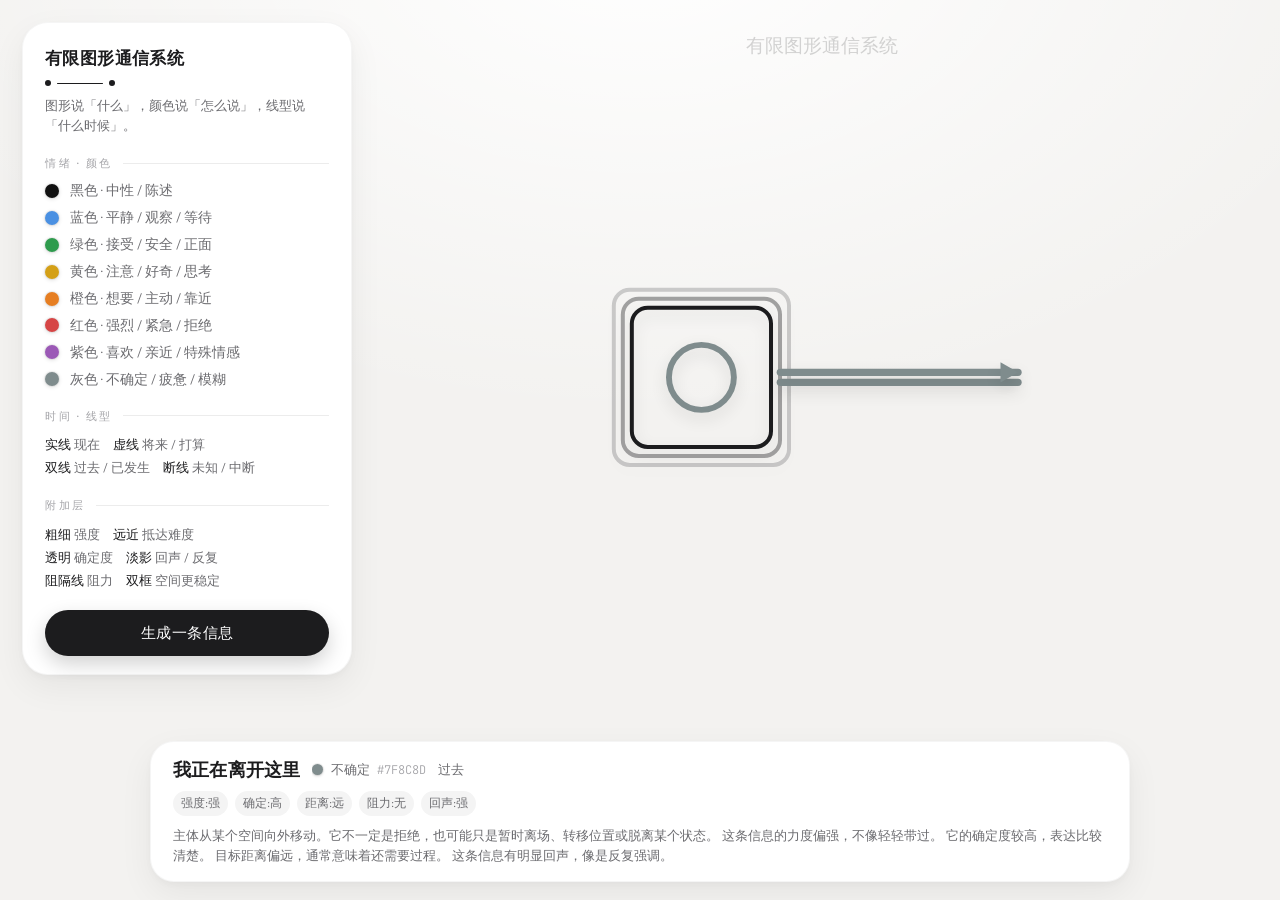
<file: painter.html>
<!DOCTYPE html>
<html lang="zh-CN">
<head>
  <meta charset="UTF-8" />
  <meta name="viewport" content="width=device-width, initial-scale=1.0, viewport-fit=cover" />
  <title>有限图形通信系统 · 增强压缩版</title>

  <link rel="preconnect" href="https://fonts.googleapis.com">
  <link rel="preconnect" href="https://fonts.gstatic.com" crossorigin>
  <link href="https://fonts.googleapis.com/css2?family=Outfit:wght@300;400;500;600&family=JetBrains+Mono:wght@400&display=swap" rel="stylesheet">

  <style>
    :root {
      --bg: #f3f2f0;
      --card: #ffffff;
      --ink: #1c1c1e;
      --ink-soft: #6c6c70;
      --ink-faint: #a6a6aa;
      --line: #ececec;
      --shadow: 0 12px 34px rgba(0, 0, 0, 0.06), 0 3px 10px rgba(0, 0, 0, 0.035);
      --font-ui: "Outfit", "PingFang SC", "Hiragino Sans GB", "Microsoft YaHei", sans-serif;
      --font-mono: "JetBrains Mono", ui-monospace, monospace;
      --safe-b: env(safe-area-inset-bottom, 0px);
    }

    * {
      box-sizing: border-box;
    }

    html,
    body {
      height: 100%;
    }

    body {
      margin: 0;
      overflow: hidden;
      color: var(--ink);
      font-family: var(--font-ui);
      -webkit-font-smoothing: antialiased;
      background:
        radial-gradient(1100px 700px at 50% -8%, #ffffff, transparent 70%),
        var(--bg);
    }

    canvas {
      display: block;
      position: relative;
      z-index: 1;
      animation: rise 0.55s cubic-bezier(.2, .7, .2, 1) both;
    }

    @keyframes rise {
      from {
        opacity: 0;
        transform: scale(0.99);
      }

      to {
        opacity: 1;
        transform: scale(1);
      }
    }

    @keyframes floatIn {
      from {
        opacity: 0;
        transform: translateY(-10px);
      }

      to {
        opacity: 1;
        transform: translateY(0);
      }
    }

    @keyframes floatUp {
      from {
        opacity: 0;
        transform: translateX(-50%) translateY(14px);
      }

      to {
        opacity: 1;
        transform: translateX(-50%) translateY(0);
      }
    }

    @keyframes fade {
      from {
        opacity: 0;
      }

      to {
        opacity: 1;
      }
    }

    .panel,
    .readout {
      position: fixed;
      z-index: 3;
      background: var(--card);
      border: 1px solid rgba(0, 0, 0, 0.04);
      box-shadow: var(--shadow);
    }

    .panel {
      left: 22px;
      top: 22px;
      width: 330px;
      border-radius: 26px;
      padding: 22px 22px 18px;
      font-size: 13.5px;
      line-height: 1.55;
      animation: floatIn 0.6s cubic-bezier(.2, .7, .2, 1) both;
    }

    .phead {
      display: flex;
      align-items: flex-start;
      justify-content: space-between;
      gap: 10px;
    }

    .panel h3 {
      margin: 0;
      font-size: 17px;
      font-weight: 600;
      letter-spacing: 0.4px;
    }

    .title-accent {
      margin-top: 9px;
      display: flex;
      align-items: center;
      gap: 6px;
    }

    .title-accent .dot {
      width: 6px;
      height: 6px;
      border-radius: 50%;
      background: var(--ink);
    }

    .title-accent .bar {
      height: 1.5px;
      width: 46px;
      background: var(--ink);
      border-radius: 2px;
    }

    .tagline {
      margin: 10px 0 2px;
      color: var(--ink-soft);
      font-size: 12.5px;
      font-weight: 300;
    }

    .legend-toggle {
      display: none;
      flex: 0 0 auto;
      padding: 7px 13px;
      border-radius: 999px;
      border: 1px solid var(--line);
      background: #fafafa;
      color: var(--ink-soft);
      font-family: var(--font-ui);
      font-size: 12.5px;
      letter-spacing: 1px;
      cursor: pointer;
      transition: background 0.2s ease;
    }

    .legend-toggle:active {
      background: #f0f0f0;
    }

    .legend-title {
      margin: 18px 0 9px;
      font-size: 10.5px;
      font-weight: 500;
      letter-spacing: 2.5px;
      text-transform: uppercase;
      color: var(--ink-faint);
      display: flex;
      align-items: center;
      gap: 10px;
    }

    .legend-title::after {
      content: "";
      flex: 1;
      height: 1px;
      background: var(--line);
    }

    .row {
      display: flex;
      align-items: center;
      gap: 11px;
      margin: 6px 0;
      color: var(--ink-soft);
      font-weight: 300;
    }

    .swatch {
      width: 14px;
      height: 14px;
      border-radius: 50%;
      flex: 0 0 auto;
      box-shadow: 0 0 0 1px rgba(0,0,0,0.05), 0 1px 4px rgba(0,0,0,0.14);
    }

    .time-note {
      color: var(--ink-soft);
      font-size: 12.5px;
      font-weight: 300;
      line-height: 1.85;
    }

    .time-note b {
      color: var(--ink);
      font-weight: 500;
    }

    .actions {
      margin-top: 18px;
    }

    button.gen {
      width: 100%;
      padding: 13px 14px;
      border-radius: 999px;
      border: none;
      background: var(--ink);
      color: #fff;
      cursor: pointer;
      font-family: var(--font-ui);
      font-size: 14.5px;
      font-weight: 500;
      letter-spacing: 0.5px;
      box-shadow: 0 8px 20px rgba(0, 0, 0, 0.18);
      transition: transform 0.2s ease, box-shadow 0.2s ease, background 0.2s ease;
    }

    button.gen:hover {
      transform: translateY(-2px);
      box-shadow: 0 12px 26px rgba(0, 0, 0, 0.24);
      background: #000;
    }

    button.gen:active {
      transform: translateY(0);
    }

    .readout {
      left: 50%;
      transform: translateX(-50%);
      bottom: calc(18px + var(--safe-b));
      width: calc(100% - 44px);
      max-width: 980px;
      border-radius: 24px;
      padding: 16px 22px;
      font-size: 15px;
      animation: floatUp 0.6s cubic-bezier(.2, .7, .2, 1) 0.07s both;
      cursor: pointer;
      max-height: 24vh;
      overflow: hidden;
      transition: max-height 0.25s ease, padding 0.25s ease;
    }

    .readout.expanded {
      max-height: 46vh;
      overflow-y: auto;
    }

    .main-line {
      display: flex;
      align-items: center;
      gap: 12px;
      white-space: nowrap;
      overflow: hidden;
    }

    .main-meaning {
      font-size: 18px;
      font-weight: 600;
      color: var(--ink);
      flex: 0 0 auto;
      letter-spacing: 0.2px;
    }

    .main-emotion,
    .main-time {
      font-size: 13px;
      color: var(--ink-soft);
      overflow: hidden;
      text-overflow: ellipsis;
      white-space: nowrap;
      font-weight: 300;
    }

    .main-emotion {
      max-width: 38%;
    }

    .main-time {
      max-width: 28%;
    }

    .meta-line {
      margin-top: 9px;
      display: flex;
      gap: 7px;
      flex-wrap: wrap;
    }

    .meta-line span {
      padding: 4px 8px;
      border-radius: 999px;
      background: #f4f4f4;
      color: var(--ink-soft);
      font-size: 12px;
      font-weight: 300;
      white-space: nowrap;
    }

    .interpret-line {
      margin-top: 9px;
      color: var(--ink-soft);
      font-size: 13px;
      line-height: 1.55;
      display: -webkit-box;
      -webkit-line-clamp: 2;
      -webkit-box-orient: vertical;
      overflow: hidden;
      font-weight: 300;
    }

    .readout.expanded .interpret-line {
      display: block;
    }

    .chip {
      display: inline-block;
      width: 11px;
      height: 11px;
      border-radius: 50%;
      vertical-align: -1px;
      margin-right: 8px;
      box-shadow: 0 0 0 1px rgba(0,0,0,0.06), 0 1px 3px rgba(0,0,0,0.18);
    }

    .hex {
      font-family: var(--font-mono);
      font-size: 12px;
      color: var(--ink-faint);
      margin-left: 7px;
    }

    @media (max-width: 760px) {
      .panel {
        left: 14px;
        right: 14px;
        top: 14px;
        width: auto;
        max-width: none;
        padding: 16px 18px 14px;
        border-radius: 22px;
      }

      .legend-toggle {
        display: inline-block;
      }

      .panel.collapsed .legend {
        display: none;
      }

      .legend {
        animation: fade 0.3s ease both;
      }

      .actions {
        margin-top: 14px;
      }

      .tagline {
        display: none;
      }

      .readout {
        bottom: calc(14px + var(--safe-b));
        width: calc(100% - 28px);
        padding: 13px 16px;
        border-radius: 20px;
        max-height: 22vh;
      }

      .readout.expanded {
        max-height: 44vh;
      }

      .main-line {
        gap: 8px;
      }

      .main-meaning {
        font-size: 16px;
      }

      .main-emotion,
      .main-time {
        font-size: 12px;
      }

      .main-emotion {
        max-width: 34%;
      }

      .main-time {
        max-width: 24%;
      }

      .meta-line {
        gap: 5px;
        margin-top: 7px;
      }

      .meta-line span {
        font-size: 11.5px;
        padding: 3px 7px;
      }

      .interpret-line {
        font-size: 12px;
        -webkit-line-clamp: 1;
      }
    }
  </style>
</head>

<body>
  <canvas id="art"></canvas>

  <div class="panel collapsed" id="panel">
    <div class="phead">
      <div>
        <h3>有限图形通信系统</h3>
        <div class="title-accent">
          <span class="dot"></span>
          <span class="bar"></span>
          <span class="dot"></span>
        </div>
        <div class="tagline">图形说「什么」，颜色说「怎么说」，线型说「什么时候」。</div>
      </div>

      <button class="legend-toggle" id="legendToggle">图例</button>
    </div>

    <div class="legend" id="legend">
      <div class="legend-title">情绪 · 颜色</div>
      <div class="row"><span class="swatch" style="background:#111111"></span>黑色 · 中性 / 陈述</div>
      <div class="row"><span class="swatch" style="background:#4A90E2"></span>蓝色 · 平静 / 观察 / 等待</div>
      <div class="row"><span class="swatch" style="background:#2E9B4D"></span>绿色 · 接受 / 安全 / 正面</div>
      <div class="row"><span class="swatch" style="background:#D4A017"></span>黄色 · 注意 / 好奇 / 思考</div>
      <div class="row"><span class="swatch" style="background:#E67E22"></span>橙色 · 想要 / 主动 / 靠近</div>
      <div class="row"><span class="swatch" style="background:#D64545"></span>红色 · 强烈 / 紧急 / 拒绝</div>
      <div class="row"><span class="swatch" style="background:#9B59B6"></span>紫色 · 喜欢 / 亲近 / 特殊情感</div>
      <div class="row"><span class="swatch" style="background:#7F8C8D"></span>灰色 · 不确定 / 疲惫 / 模糊</div>

      <div class="legend-title">时间 · 线型</div>
      <div class="time-note">
        <b>实线</b> 现在　<b>虚线</b> 将来 / 打算<br>
        <b>双线</b> 过去 / 已发生　<b>断线</b> 未知 / 中断
      </div>

      <div class="legend-title">附加层</div>
      <div class="time-note">
        <b>粗细</b> 强度　<b>远近</b> 抵达难度<br>
        <b>透明</b> 确定度　<b>淡影</b> 回声 / 反复<br>
        <b>阻隔线</b> 阻力　<b>双框</b> 空间更稳定
      </div>
    </div>

    <div class="actions">
      <button class="gen" onclick="generate()">生成一条信息</button>
    </div>
  </div>

  <div class="readout" id="readout" title="点击展开 / 收起解释">
    <div class="main-line">
      <span class="main-meaning" id="meaning">—</span>
      <span class="main-emotion" id="emotionText">—</span>
      <span class="main-time" id="timeText">—</span>
    </div>

    <div class="meta-line">
      <span id="strengthText">—</span>
      <span id="certaintyText">—</span>
      <span id="distanceText">—</span>
      <span id="resistanceText">—</span>
      <span id="echoText">—</span>
    </div>

    <div class="interpret-line" id="interpretText">—</div>
  </div>

  <script>
    const canvas = document.getElementById("art");
    const ctx = canvas.getContext("2d");

    const panel = document.getElementById("panel");
    const legendToggle = document.getElementById("legendToggle");
    const readout = document.getElementById("readout");

    const meaningEl = document.getElementById("meaning");
    const emotionTextEl = document.getElementById("emotionText");
    const timeTextEl = document.getElementById("timeText");
    const strengthTextEl = document.getElementById("strengthText");
    const certaintyTextEl = document.getElementById("certaintyText");
    const distanceTextEl = document.getElementById("distanceText");
    const resistanceTextEl = document.getElementById("resistanceText");
    const echoTextEl = document.getElementById("echoText");
    const interpretTextEl = document.getElementById("interpretText");

    const INK = "#1c1c1e";

    function resize() {
      canvas.width = window.innerWidth;
      canvas.height = window.innerHeight;
    }

    function pick(arr) {
      return arr[Math.floor(Math.random() * arr.length)];
    }

    function chance(p) {
      return Math.random() < p;
    }

    function clearCanvas() {
      ctx.clearRect(0, 0, canvas.width, canvas.height);
    }

    function withAlpha(hex, alpha) {
      if (hex.startsWith("rgba")) return hex;

      const clean = hex.replace("#", "");
      const r = parseInt(clean.slice(0, 2), 16);
      const g = parseInt(clean.slice(2, 4), 16);
      const b = parseInt(clean.slice(4, 6), 16);

      return `rgba(${r}, ${g}, ${b}, ${alpha})`;
    }

    const EMOTIONS = {
      neutral: { color: "#111111", label: "中性 / 客观陈述", short: "中性" },
      calm:    { color: "#4A90E2", label: "平静 / 观察 / 等待", short: "平静" },
      accept:  { color: "#2E9B4D", label: "接受 / 安全 / 正面", short: "接受" },
      curious: { color: "#D4A017", label: "注意 / 好奇 / 思考", short: "注意" },
      desire:  { color: "#E67E22", label: "想要 / 主动 / 靠近", short: "想要" },
      urgent:  { color: "#D64545", label: "强烈 / 紧急 / 拒绝", short: "强烈" },
      love:    { color: "#9B59B6", label: "喜欢 / 亲近 / 特别在意", short: "喜欢" },
      unsure:  { color: "#7F8C8D", label: "不确定 / 疲惫 / 模糊", short: "不确定" }
    };

    const TIMES = {
      present: { label: "现在 / 正在发生", short: "现在", style: "solid" },
      future:  { label: "将来 / 打算 / 尚未发生", short: "将来", style: "dashed" },
      past:    { label: "过去 / 已经发生", short: "过去", style: "double" },
      unknown: { label: "未知 / 中断 / 不确定", short: "未知", style: "broken" }
    };

    const STRENGTHS = {
      soft:   { label: "轻", full: "轻微 / 试探", value: 0.62 },
      normal: { label: "稳", full: "稳定 / 正常", value: 0.86 },
      strong: { label: "强", full: "强烈 / 很在意", value: 1.18 }
    };

    const CERTAINTIES = {
      low:    { label: "低", full: "不确定 / 没说死", alpha: 0.46 },
      mid:    { label: "中", full: "大致确定", alpha: 0.72 },
      high:   { label: "高", full: "很确定 / 很清楚", alpha: 1 }
    };

    const DISTANCES = {
      near: { label: "近", full: "很近 / 容易靠近", value: 0.62 },
      mid:  { label: "中", full: "中等距离", value: 0.82 },
      far:  { label: "远", full: "较远 / 需要过程", value: 1.05 }
    };

    const RESISTANCES = {
      none:   { label: "无", full: "无明显阻力", value: 0 },
      mild:   { label: "轻", full: "有一点阻力", value: 1 },
      strong: { label: "强", full: "阻力明显", value: 2 }
    };

    const ECHOES = {
      none: { label: "无", full: "无回声 / 一次性", value: 0 },
      low:  { label: "轻", full: "轻微回声 / 有反复", value: 1 },
      high: { label: "强", full: "明显回声 / 反复出现", value: 2 }
    };

    const SPACES = {
      open:   { label: "开放空间", frame: 1 },
      stable: { label: "稳定空间", frame: 2 },
      sealed: { label: "封闭 / 保护空间", frame: 3 }
    };

    function circle(x, y, r, color, lineWidth) {
      ctx.beginPath();
      ctx.arc(x, y, r, 0, Math.PI * 2);
      ctx.strokeStyle = color;
      ctx.lineWidth = lineWidth;
      ctx.stroke();
    }

    function square(x, y, size, color, lineWidth, filled, frame = 1) {
      const drawOne = (sizeNow, alpha = 1) => {
        const c = color.startsWith("#") ? withAlpha(color, alpha) : color;
        const r = Math.min(16, sizeNow * 0.16);
        const x0 = x - sizeNow / 2;
        const y0 = y - sizeNow / 2;

        ctx.beginPath();
        ctx.moveTo(x0 + r, y0);
        ctx.arcTo(x0 + sizeNow, y0, x0 + sizeNow, y0 + sizeNow, r);
        ctx.arcTo(x0 + sizeNow, y0 + sizeNow, x0, y0 + sizeNow, r);
        ctx.arcTo(x0, y0 + sizeNow, x0, y0, r);
        ctx.arcTo(x0, y0, x0 + sizeNow, y0, r);
        ctx.closePath();

        if (filled) {
          ctx.fillStyle = c;
          ctx.fill();
        } else {
          ctx.strokeStyle = c;
          ctx.lineWidth = lineWidth;
          ctx.stroke();
        }
      };

      drawOne(size, 1);

      if (!filled && frame >= 2) drawOne(size + 18, 0.38);
      if (!filled && frame >= 3) drawOne(size + 36, 0.20);
    }

    function cross(x, y, size, color, lineWidth) {
      ctx.strokeStyle = color;
      ctx.lineWidth = lineWidth;
      ctx.lineCap = "round";

      ctx.beginPath();
      ctx.moveTo(x - size / 2, y - size / 2);
      ctx.lineTo(x + size / 2, y + size / 2);
      ctx.stroke();

      ctx.beginPath();
      ctx.moveTo(x + size / 2, y - size / 2);
      ctx.lineTo(x - size / 2, y + size / 2);
      ctx.stroke();
    }

    function drawSingleLine(x1, y1, x2, y2, color, width, dashed, arrow, broken) {
      ctx.save();

      ctx.strokeStyle = color;
      ctx.fillStyle = color;
      ctx.lineWidth = width;
      ctx.lineCap = "round";
      ctx.lineJoin = "round";

      if (dashed) ctx.setLineDash([13, 11]);

      if (broken) {
        const mx = (x1 + x2) / 2;
        const my = (y1 + y2) / 2;

        ctx.beginPath();
        ctx.moveTo(x1, y1);
        ctx.lineTo(mx - 24, my);
        ctx.stroke();

        ctx.beginPath();
        ctx.moveTo(mx + 24, my);
        ctx.lineTo(x2, y2);
        ctx.stroke();
      } else {
        ctx.beginPath();
        ctx.moveTo(x1, y1);
        ctx.lineTo(x2, y2);
        ctx.stroke();
      }

      ctx.setLineDash([]);

      if (arrow) {
        const angle = Math.atan2(y2 - y1, x2 - x1);
        const head = 13 + width;

        ctx.beginPath();
        ctx.moveTo(x2, y2);
        ctx.lineTo(
          x2 - head * Math.cos(angle - Math.PI / 6),
          y2 - head * Math.sin(angle - Math.PI / 6)
        );
        ctx.lineTo(
          x2 - head * Math.cos(angle + Math.PI / 6),
          y2 - head * Math.sin(angle + Math.PI / 6)
        );
        ctx.closePath();
        ctx.fill();
      }

      ctx.restore();
    }

    function line(x1, y1, x2, y2, options) {
      const {
        color = INK,
        width = 5,
        style = "solid",
        arrow = false
      } = options || {};

      if (style === "solid") {
        drawSingleLine(x1, y1, x2, y2, color, width, false, arrow, false);
      } else if (style === "dashed") {
        drawSingleLine(x1, y1, x2, y2, color, width, true, arrow, false);
      } else if (style === "broken") {
        drawSingleLine(x1, y1, x2, y2, color, width, false, arrow, true);
      } else if (style === "double") {
        const dx = x2 - x1;
        const dy = y2 - y1;
        const len = Math.hypot(dx, dy) || 1;
        const ox = -dy / len * 5;
        const oy = dx / len * 5;

        drawSingleLine(x1 + ox, y1 + oy, x2 + ox, y2 + oy, color, width - 1, false, false, false);
        drawSingleLine(x1 - ox, y1 - oy, x2 - ox, y2 - oy, color, width - 1, false, arrow, false);
      }
    }

    function drawResistance(x, y, height, level, color) {
      if (!level) return;

      const count = level === 1 ? 1 : 3;
      const gap = 13;

      ctx.save();
      ctx.strokeStyle = withAlpha(color, level === 1 ? 0.45 : 0.72);
      ctx.lineWidth = level === 1 ? 3 : 4;
      ctx.lineCap = "round";

      for (let i = 0; i < count; i++) {
        const xx = x + (i - (count - 1) / 2) * gap;
        ctx.beginPath();
        ctx.moveTo(xx, y - height / 2);
        ctx.lineTo(xx, y + height / 2);
        ctx.stroke();
      }

      ctx.restore();
    }

    function echoShape(drawFn, echoLevel) {
      if (!echoLevel) {
        drawFn(0, 1);
        return;
      }

      const rounds = echoLevel === 1 ? 2 : 3;

      for (let i = rounds; i >= 1; i--) {
        drawFn(i * 8, 0.10 + i * 0.04);
      }

      drawFn(0, 1);
    }

    function concentricCircles(x, y, color, s, width) {
      [28, 50, 72, 94].forEach((r, i) => {
        circle(x, y, r * s, color, i === 0 ? width : Math.max(2, width - 1));
      });
    }

    function smallGroup(x, y, color, s) {
      circle(x - 34 * s, y, 20 * s, color, 4);
      circle(x + 34 * s, y, 20 * s, color, 4);
      circle(x, y - 34 * s, 20 * s, color, 4);
    }

    const TEMPLATES = [
      {
        id: "at_place",
        meaning: "我现在在这里",
        interpretation: "主体进入一个地点或关系空间。方框越稳定，越像已经形成的空间；颜色说明在场时的态度。",
        recommendedTimes: ["present", "past"],
        allowResistance: false,
        draw(g, em, style, meta) {
          const frame = meta.space.frame;
          square(g.cx, g.cy, 170 * g.s, INK, 4, false, frame);

          echoShape((offset, alpha) => {
            circle(
              g.cx,
              g.cy,
              (34 + offset) * g.s,
              withAlpha(em.colorRaw, alpha * meta.certainty.alpha),
              g.lw(5)
            );
          }, meta.echo.value);
        }
      },

      {
        id: "go_place",
        meaning: "我打算去那里",
        interpretation: "主体指向某个目标。距离代表过程长短；阻力代表中间有无卡点；颜色说明行动动机。",
        recommendedTimes: ["future", "present", "unknown"],
        allowResistance: true,
        draw(g, em, style, meta) {
          const x1 = g.cx - g.hx;
          const x2 = g.cx + g.hx;

          circle(x1, g.cy, 30 * g.s, em.color, g.lw(5));
          square(x2, g.cy, 90 * g.s, INK, 4, false, meta.space.frame === 3 ? 2 : 1);

          line(x1 + 42 * g.s, g.cy, x2 - 52 * g.s, g.cy, {
            color: em.color,
            width: g.lw(7),
            style,
            arrow: true
          });

          drawResistance(g.cx, g.cy, 96 * g.s, meta.resistance.value, em.colorRaw);
        }
      },

      {
        id: "need_object",
        meaning: "我需要这个东西",
        interpretation: "这不是单纯评价，而是在表达需求。线越粗、距离越近，需求越贴身；若有阻力，说明还没顺利得到。",
        recommendedTimes: ["present", "future", "unknown"],
        allowResistance: true,
        draw(g, em, style, meta) {
          const x1 = g.cx - g.hx;
          const x2 = g.cx + g.hx;

          circle(x1, g.cy, 30 * g.s, em.color, g.lw(5));
          square(x2, g.cy, 72 * g.s, INK, 3, true);

          line(x1 + 42 * g.s, g.cy, x2 - 42 * g.s, g.cy, {
            color: em.color,
            width: g.lw(10),
            style,
            arrow: false
          });

          drawResistance(g.cx, g.cy, 86 * g.s, meta.resistance.value, em.colorRaw);
        }
      },

      {
        id: "deny",
        meaning: "否 / 不可以 / 不是",
        interpretation: "明确否定。若颜色偏红，否定更强；若颜色偏灰，可能是无法确认而不是强烈拒绝。",
        recommendedTimes: ["present"],
        allowResistance: false,
        draw(g, em, style, meta) {
          echoShape((offset, alpha) => {
            circle(
              g.cx,
              g.cy,
              (50 + offset) * g.s,
              withAlpha(em.colorRaw, alpha * meta.certainty.alpha),
              g.lw(5)
            );
          }, meta.echo.value);

          cross(g.cx, g.cy, 120 * g.s, em.color, g.lw(5));
        }
      },

      {
        id: "wait",
        meaning: "我在等待 / 停留中",
        interpretation: "主体没有离开，但也没有继续推进。颜色决定这是安心等待、焦急等待，还是模糊停留。",
        recommendedTimes: ["present", "future"],
        allowResistance: false,
        draw(g, em, style, meta) {
          concentricCircles(g.cx, g.cy, em.color, g.s, g.lw(4));

          if (meta.echo.value > 0) {
            concentricCircles(g.cx, g.cy, withAlpha(em.colorRaw, 0.18), g.s * 1.12, g.lw(3));
          }
        }
      },

      {
        id: "unknown",
        meaning: "我不知道 / 无法确认",
        interpretation: "连接没有闭合，信息暂时断开。透明度越低，越像没有说死；距离越远，越难确认。",
        recommendedTimes: ["unknown"],
        allowResistance: false,
        draw(g, em, style, meta) {
          const x1 = g.cx - g.hx;
          const x2 = g.cx + g.hx;

          circle(x1, g.cy, 30 * g.s, em.color, g.lw(5));
          square(x2, g.cy, 86 * g.s, INK, 4, false);

          line(x1 + 42 * g.s, g.cy, x2 - 52 * g.s, g.cy, {
            color: em.color,
            width: g.lw(7),
            style: "broken",
            arrow: false
          });
        }
      },

      {
        id: "connection",
        meaning: "我和你有连接",
        interpretation: "两端之间不是孤立的。线越粗代表连接越强；颜色越偏亲近，关系意味越明显。",
        recommendedTimes: ["present", "future", "past"],
        allowResistance: false,
        draw(g, em, style, meta) {
          const x1 = g.cx - g.hx * 0.72;
          const x2 = g.cx + g.hx * 0.72;

          circle(x1, g.cy, 30 * g.s, em.color, g.lw(5));
          circle(x2, g.cy, 30 * g.s, INK, 4);

          line(x1 + 40 * g.s, g.cy, x2 - 40 * g.s, g.cy, {
            color: em.color,
            width: g.lw(8),
            style,
            arrow: false
          });
        }
      },

      {
        id: "approach",
        meaning: "我正在靠近你",
        interpretation: "主体不是停在原地，而是在向另一端靠近。距离代表还差多远；时间线型说明靠近是已发生、正在发生，还是打算。",
        recommendedTimes: ["present", "future", "past"],
        allowResistance: true,
        draw(g, em, style, meta) {
          const x1 = g.cx - g.hx;
          const x2 = g.cx + g.hx * 0.6;

          circle(x1, g.cy, 30 * g.s, em.color, g.lw(5));
          circle(x2, g.cy, 30 * g.s, INK, 4);

          line(x1 + 42 * g.s, g.cy, x2 - 42 * g.s, g.cy, {
            color: em.color,
            width: g.lw(7),
            style,
            arrow: true
          });

          drawResistance((x1 + x2) / 2, g.cy, 82 * g.s, meta.resistance.value, em.colorRaw);
        }
      },

      {
        id: "leave",
        meaning: "我正在离开这里",
        interpretation: "主体从某个空间向外移动。它不一定是拒绝，也可能只是暂时离场、转移位置或脱离某个状态。",
        recommendedTimes: ["present", "future", "past"],
        allowResistance: false,
        draw(g, em, style, meta) {
          const x1 = g.cx - g.hx * 0.55;
          const x2 = g.cx + g.hx;

          square(x1, g.cy, 120 * g.s, INK, 4, false, meta.space.frame);
          circle(x1, g.cy, 28 * g.s, em.color, g.lw(5));

          line(x1 + 68 * g.s, g.cy, x2 - 20 * g.s, g.cy, {
            color: em.color,
            width: g.lw(7),
            style,
            arrow: true
          });
        }
      },

      {
        id: "blocked",
        meaning: "我被挡住了",
        interpretation: "意图存在，但中间有明显阻隔。它通常表示不是不想，而是暂时过不去、做不到或条件不够。",
        recommendedTimes: ["present", "future", "unknown"],
        allowResistance: true,
        forceResistance: "strong",
        draw(g, em, style, meta) {
          const x1 = g.cx - g.hx;
          const x2 = g.cx + g.hx;

          circle(x1, g.cy, 30 * g.s, em.color, g.lw(5));
          square(x2, g.cy, 88 * g.s, INK, 4, false);

          line(x1 + 42 * g.s, g.cy, g.cx - 36 * g.s, g.cy, {
            color: em.color,
            width: g.lw(7),
            style,
            arrow: false
          });

          line(g.cx + 36 * g.s, g.cy, x2 - 52 * g.s, g.cy, {
            color: em.color,
            width: g.lw(7),
            style,
            arrow: true
          });

          drawResistance(g.cx, g.cy, 112 * g.s, 2, em.colorRaw);
        }
      },

      {
        id: "choice",
        meaning: "我在两个方向之间选择",
        interpretation: "主体面前有两个目标。若一边距离更近或线更强，代表那个方向更占注意力。",
        recommendedTimes: ["present", "future", "unknown"],
        allowResistance: false,
        draw(g, em, style, meta) {
          const x1 = g.cx - g.hx * 0.85;
          const x2 = g.cx + g.hx * 0.85;
          const yA = g.cy - 58 * g.s;
          const yB = g.cy + 58 * g.s;

          circle(x1, g.cy, 30 * g.s, em.color, g.lw(5));
          square(x2, yA, 70 * g.s, INK, 4, false);
          square(x2, yB, 70 * g.s, INK, 4, false);

          line(x1 + 42 * g.s, g.cy, x2 - 46 * g.s, yA, {
            color: em.color,
            width: g.lw(chance(0.5) ? 8 : 5),
            style,
            arrow: true
          });

          line(x1 + 42 * g.s, g.cy, x2 - 46 * g.s, yB, {
            color: withAlpha(em.colorRaw, 0.45),
            width: g.lw(5),
            style: "dashed",
            arrow: true
          });
        }
      },

      {
        id: "group",
        meaning: "这里不止一个人",
        interpretation: "多个圆同时出现，代表群体、人际环境或不止一个主体。颜色落在群体上时，说明对这群人的态度。",
        recommendedTimes: ["present", "past"],
        allowResistance: false,
        draw(g, em, style, meta) {
          square(g.cx, g.cy, 210 * g.s, INK, 4, false, meta.space.frame);
          smallGroup(g.cx, g.cy, em.color, g.s);
        }
      },

      {
        id: "protected",
        meaning: "这是一个被保护的空间",
        interpretation: "双层或三层方框包住主体，表示空间更稳定、更私密，也可能代表边界感更强。",
        recommendedTimes: ["present", "past", "future"],
        allowResistance: false,
        draw(g, em, style, meta) {
          square(g.cx, g.cy, 175 * g.s, INK, 4, false, 3);
          circle(g.cx, g.cy, 32 * g.s, em.color, g.lw(5));

          if (meta.echo.value > 0) {
            circle(g.cx, g.cy, 52 * g.s, withAlpha(em.colorRaw, 0.22), g.lw(3));
          }
        }
      }
    ];

    function getStage() {
      const W = canvas.width;
      const H = canvas.height;
      const mobile = window.matchMedia("(max-width: 760px)").matches;

      const margin = 18;
      const panelRect = panel.getBoundingClientRect();
      const readoutRect = readout.getBoundingClientRect();

      let left = margin;
      let right = W - margin;
      let top = margin;
      let bottom = readoutRect.top - margin;

      if (mobile) {
        top = panelRect.bottom + margin;
      } else {
        left = panelRect.right + 30;
      }

      if (bottom - top < 260) {
        const mid = (top + bottom) / 2;
        top = Math.max(margin, mid - 130);
        bottom = Math.min(H - margin, mid + 130);
      }

      const cx = (left + right) / 2;
      const cy = (top + bottom) / 2;
      const stageW = right - left;
      const stageH = bottom - top;

      let s = Math.min(stageW / 500, stageH / 350, 1.16);
      s = Math.max(0.48, s);

      let hx = Math.min(stageW * 0.31, 180 * s);

      if (current?.distance) {
        hx *= current.distance.value;
      }

      hx = Math.min(hx, stageW / 2 - 60 * s);
      hx = Math.max(hx, 62 * s);

      return {
        cx,
        cy,
        hx,
        s,
        mobile,
        lw: (w) => {
          const base = Math.max(2.4, w * Math.min(1, s));
          const strength = current?.strength?.value ?? 0.86;
          return base * strength;
        }
      };
    }

    function watermark(g) {
      ctx.save();
      ctx.shadowColor = "transparent";
      ctx.fillStyle = "rgba(28, 28, 30, 0.18)";
      ctx.font = '400 19px "Outfit", "PingFang SC", sans-serif';
      ctx.textAlign = "center";
      ctx.fillText("有限图形通信系统", g.cx, 52);
      ctx.restore();
    }

    function buildInterpretation(template, meta) {
      const parts = [];

      parts.push(template.interpretation);

      if (meta.strength.value > 1) {
        parts.push("这条信息的力度偏强，不像轻轻带过。");
      } else if (meta.strength.value < 0.7) {
        parts.push("这条信息比较轻，像试探或低声表达。");
      }

      if (meta.certainty.alpha < 0.55) {
        parts.push("它没有完全说死，仍然保留模糊空间。");
      } else if (meta.certainty.alpha > 0.9) {
        parts.push("它的确定度较高，表达比较清楚。");
      }

      if (meta.distance.value > 1) {
        parts.push("目标距离偏远，通常意味着还需要过程。");
      } else if (meta.distance.value < 0.7) {
        parts.push("两端距离较近，靠近或完成的难度较低。");
      }

      if (meta.resistance.value > 0) {
        parts.push(meta.resistance.value === 1 ? "中间有轻微阻力。" : "中间有明显阻力。");
      }

      if (meta.echo.value > 0) {
        parts.push(meta.echo.value === 1 ? "这条信息有轻微回声，像是重复出现过。" : "这条信息有明显回声，像是反复强调。");
      }

      return parts.join(" ");
    }

    let current = null;

    function render() {
      if (!current) return;

      clearCanvas();

      const g = getStage();

      if (!g.mobile) {
        watermark(g);
      }

      const drawEmotion = {
        ...current.emotion,
        colorRaw: current.emotion.color,
        color: withAlpha(current.emotion.color, current.certainty.alpha)
      };

      ctx.shadowColor = "rgba(0, 0, 0, 0.12)";
      ctx.shadowBlur = 16;
      ctx.shadowOffsetY = 6;

      current.template.draw(g, drawEmotion, current.style, current);

      ctx.shadowColor = "transparent";
      ctx.shadowBlur = 0;
      ctx.shadowOffsetY = 0;
    }

    function generate() {
      const emotion = EMOTIONS[pick(Object.keys(EMOTIONS))];
      const template = pick(TEMPLATES);
      const timeKey = pick(template.recommendedTimes);
      const time = TIMES[timeKey];

      let resistance = RESISTANCES[pick(Object.keys(RESISTANCES))];

      if (!template.allowResistance) {
        resistance = RESISTANCES.none;
      }

      if (template.forceResistance) {
        resistance = RESISTANCES[template.forceResistance];
      }

      const strength = STRENGTHS[pick(Object.keys(STRENGTHS))];
      const certainty = CERTAINTIES[pick(Object.keys(CERTAINTIES))];
      const distance = DISTANCES[pick(Object.keys(DISTANCES))];
      const echo = ECHOES[pick(Object.keys(ECHOES))];
      const space = SPACES[pick(Object.keys(SPACES))];

      current = {
        emotion,
        template,
        timeKey,
        style: time.style,
        strength,
        certainty,
        distance,
        resistance,
        echo,
        space
      };

      meaningEl.textContent = template.meaning;

      emotionTextEl.innerHTML =
        `<span class="chip" style="background:${emotion.color}"></span>${emotion.short}<span class="hex">${emotion.color}</span>`;

      timeTextEl.textContent = time.short;

      strengthTextEl.textContent = `强度:${strength.label}`;
      certaintyTextEl.textContent = `确定:${certainty.label}`;
      distanceTextEl.textContent = `距离:${distance.label}`;
      resistanceTextEl.textContent = `阻力:${resistance.label}`;
      echoTextEl.textContent = `回声:${echo.label}`;

      interpretTextEl.textContent = buildInterpretation(template, current);

      render();

      canvas.style.animation = "none";
      void canvas.offsetWidth;
      canvas.style.animation = "rise 0.5s cubic-bezier(.2,.7,.2,1) both";
    }

    legendToggle.addEventListener("click", () => {
      const collapsed = panel.classList.toggle("collapsed");
      legendToggle.textContent = collapsed ? "图例" : "收起";
      requestAnimationFrame(() => requestAnimationFrame(render));
    });

    readout.addEventListener("click", () => {
      readout.classList.toggle("expanded");
      requestAnimationFrame(() => requestAnimationFrame(render));
    });

    window.addEventListener("resize", () => {
      resize();
      render();
    });

    resize();
    generate();

    if (document.fonts && document.fonts.ready) {
      document.fonts.ready.then(render);
    }
  </script>
</body>
</html>
</file>
